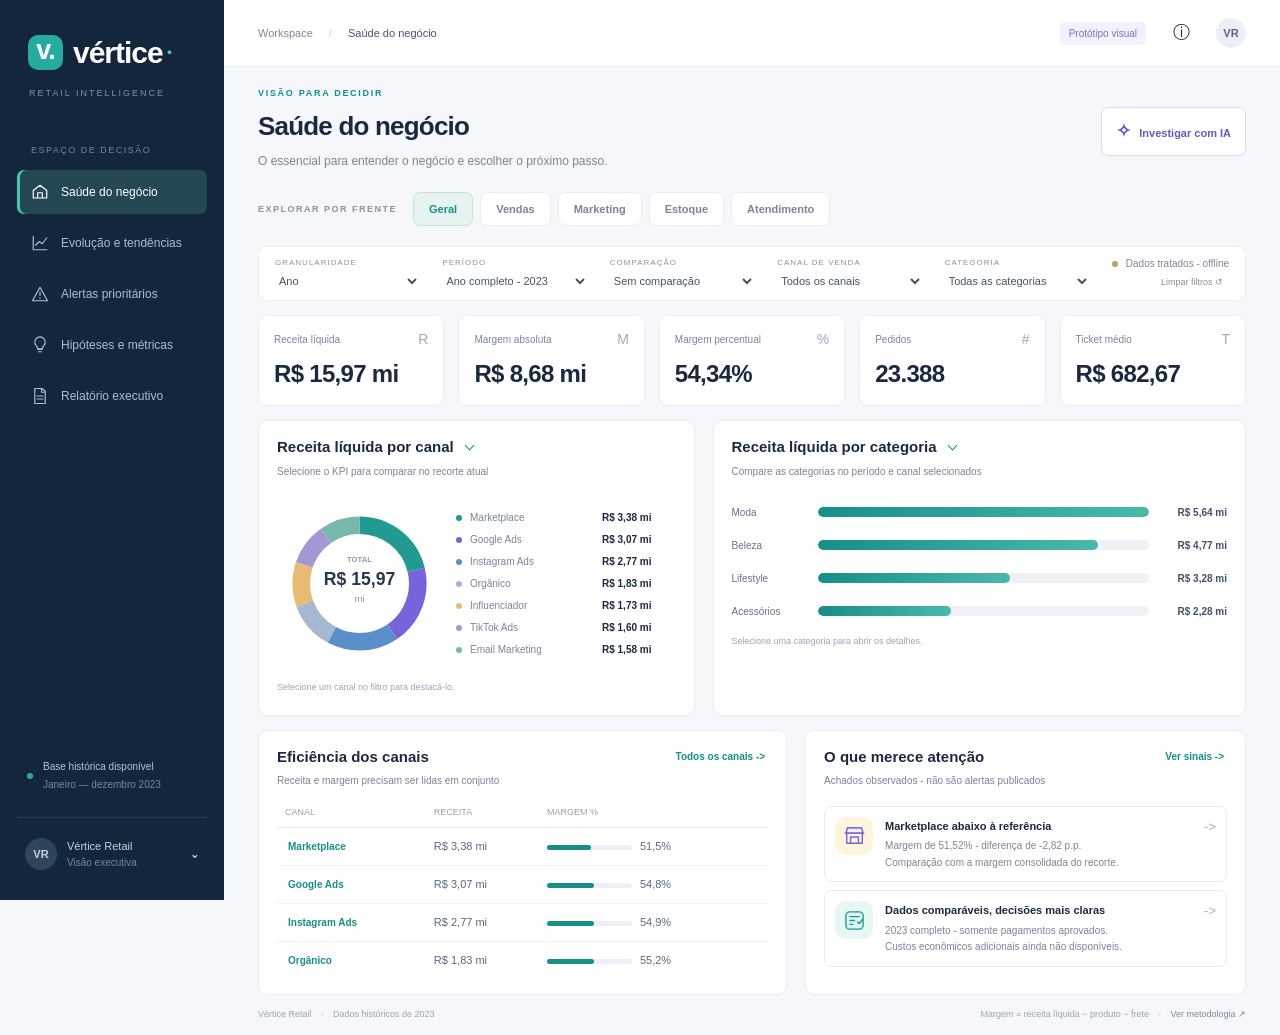
<file: docs/prototipo/index.html>
<!doctype html>
<html lang="pt-BR">
<head><meta charset="utf-8"><meta name="viewport" content="width=device-width,initial-scale=1"><title>Vértice · Visão executiva</title><link rel="stylesheet" href="visual.css"></head>
<body>
<aside class="sidebar"><a class="brand" href="#saude"><span class="brandmark">v.</span>vértice<span class="branddot">●</span></a><div class="workspace">RETAIL INTELLIGENCE</div>
<div class="nav-label">ESPAÇO DE DECISÃO</div><nav id="nav" aria-label="Seções do dashboard"></nav>
<div class="side-bottom"><div class="source-dot"></div><div>Base histórica disponível<small>Janeiro — dezembro 2023</small></div></div><div class="profile"><span>VR</span><div>Vértice Retail<small>Visão executiva</small></div><b>⌄</b></div></aside>
<div class="app"><header class="topbar"><div class="breadcrumb">Workspace <span>/</span> <b id="crumb">Saúde do negócio</b></div><div class="top-actions"><span class="prototype">Protótipo visual</span><button class="icon-button" id="source" aria-label="Consultar fontes e limitações">ⓘ</button><span class="avatar">VR</span></div></header>
<main><div class="page-heading"><div><div class="eyebrow">VISÃO PARA DECIDIR</div><h1 id="title">Saúde do negócio</h1><p id="subtitle">O essencial para entender o negócio e escolher o próximo passo.</p></div><button id="ai" class="ai-button"><span>✧</span> Investigar com IA</button></div>
<section class="fronts" id="fronts" aria-label="Explorar por frente" hidden></section>
<section class="filterbar" aria-label="Filtros"><label>GRANULARIDADE<select id="grain"><option value="year">Ano</option><option value="quarter">Trimestre</option><option value="month">Mês</option><option value="week">Semana</option></select></label><label>PERÍODO<select id="period"><option value="2023">Ano completo · 2023</option></select></label><label>COMPARAÇÃO<select id="compare"><option value="none">Sem comparação</option><option value="previous">Período anterior</option><option value="avg4">Média dos 4 anteriores</option></select></label><label>CANAL DE VENDA<select id="channel"><option value="all">Todos os canais</option></select></label><label>CATEGORIA<select id="category"><option value="all">Todas as categorias</option></select></label><div class="filter-info"><span class="dot" id="api-dot"></span> <span id="api-label">Dados tratados · offline</span><button id="reset">Limpar filtros ↺</button></div></section>
<div id="content" aria-live="polite"></div>
<footer><span>Vértice Retail <span class="footer-dot">·</span> Dados históricos de 2023</span><span>Margem = receita líquida − produto − frete <span class="footer-dot">·</span> <button id="method">Ver metodologia ↗</button></span></footer>
</main></div>
<dialog id="detail"><div class="drawer-heading"><span class="eyebrow" id="drawer-label">DETALHAMENTO</span><button id="close" class="icon-button" aria-label="Fechar detalhes">✕</button></div><div id="drawer-content"></div></dialog>
<script src="dados.js"></script><script src="dashboard.js"></script>
</body></html>
</file>
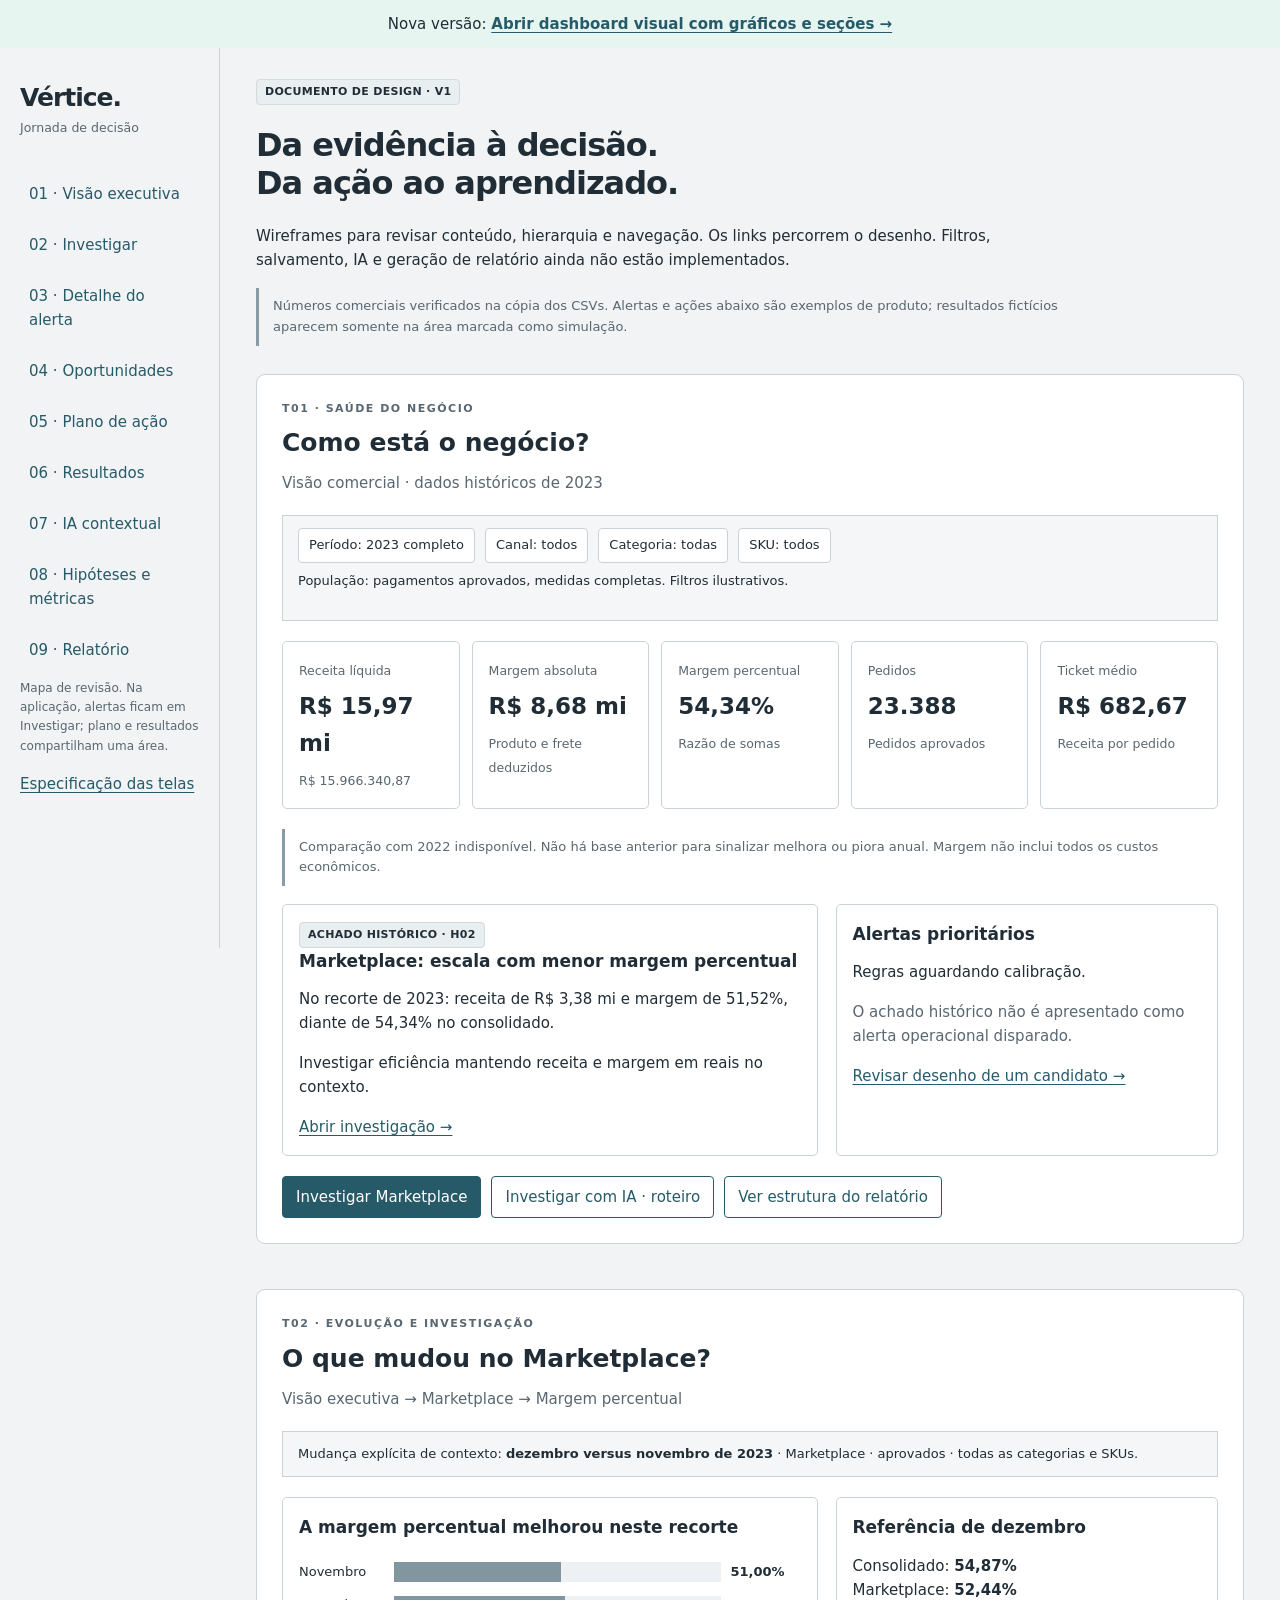
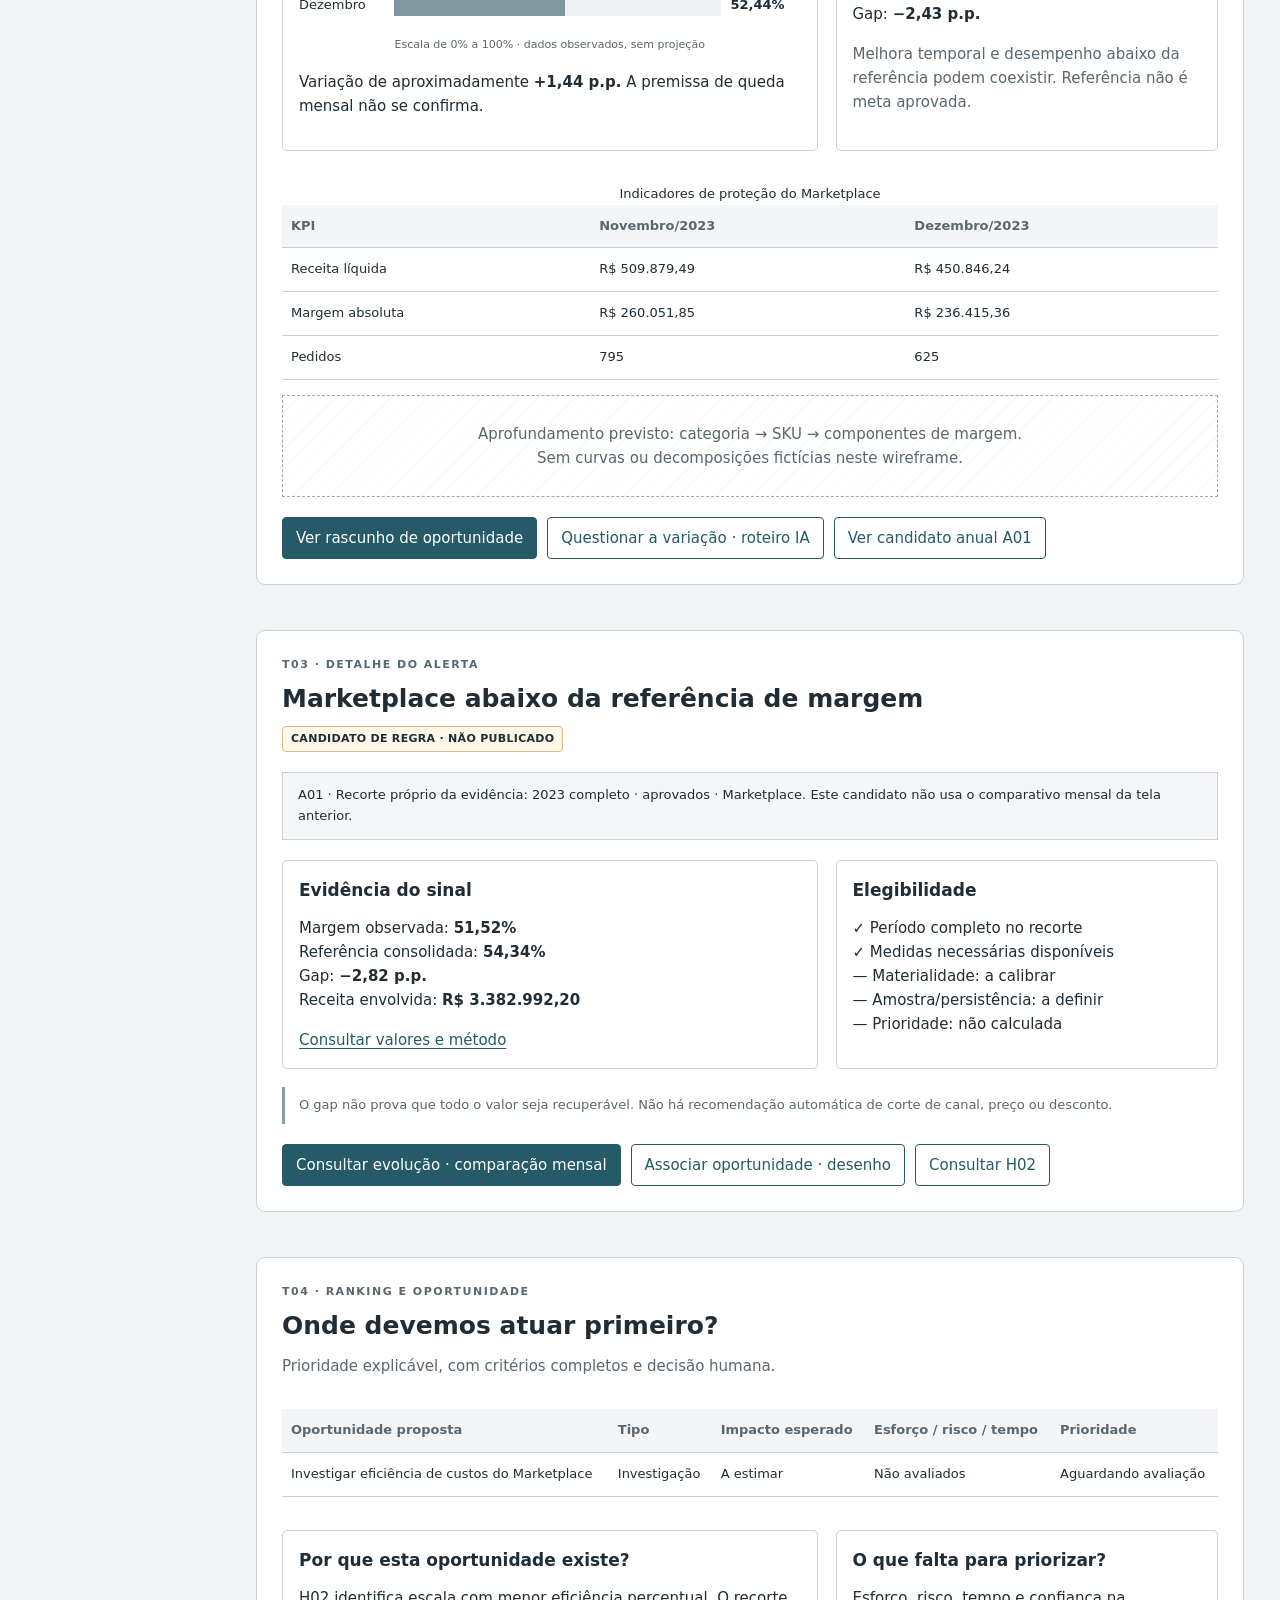
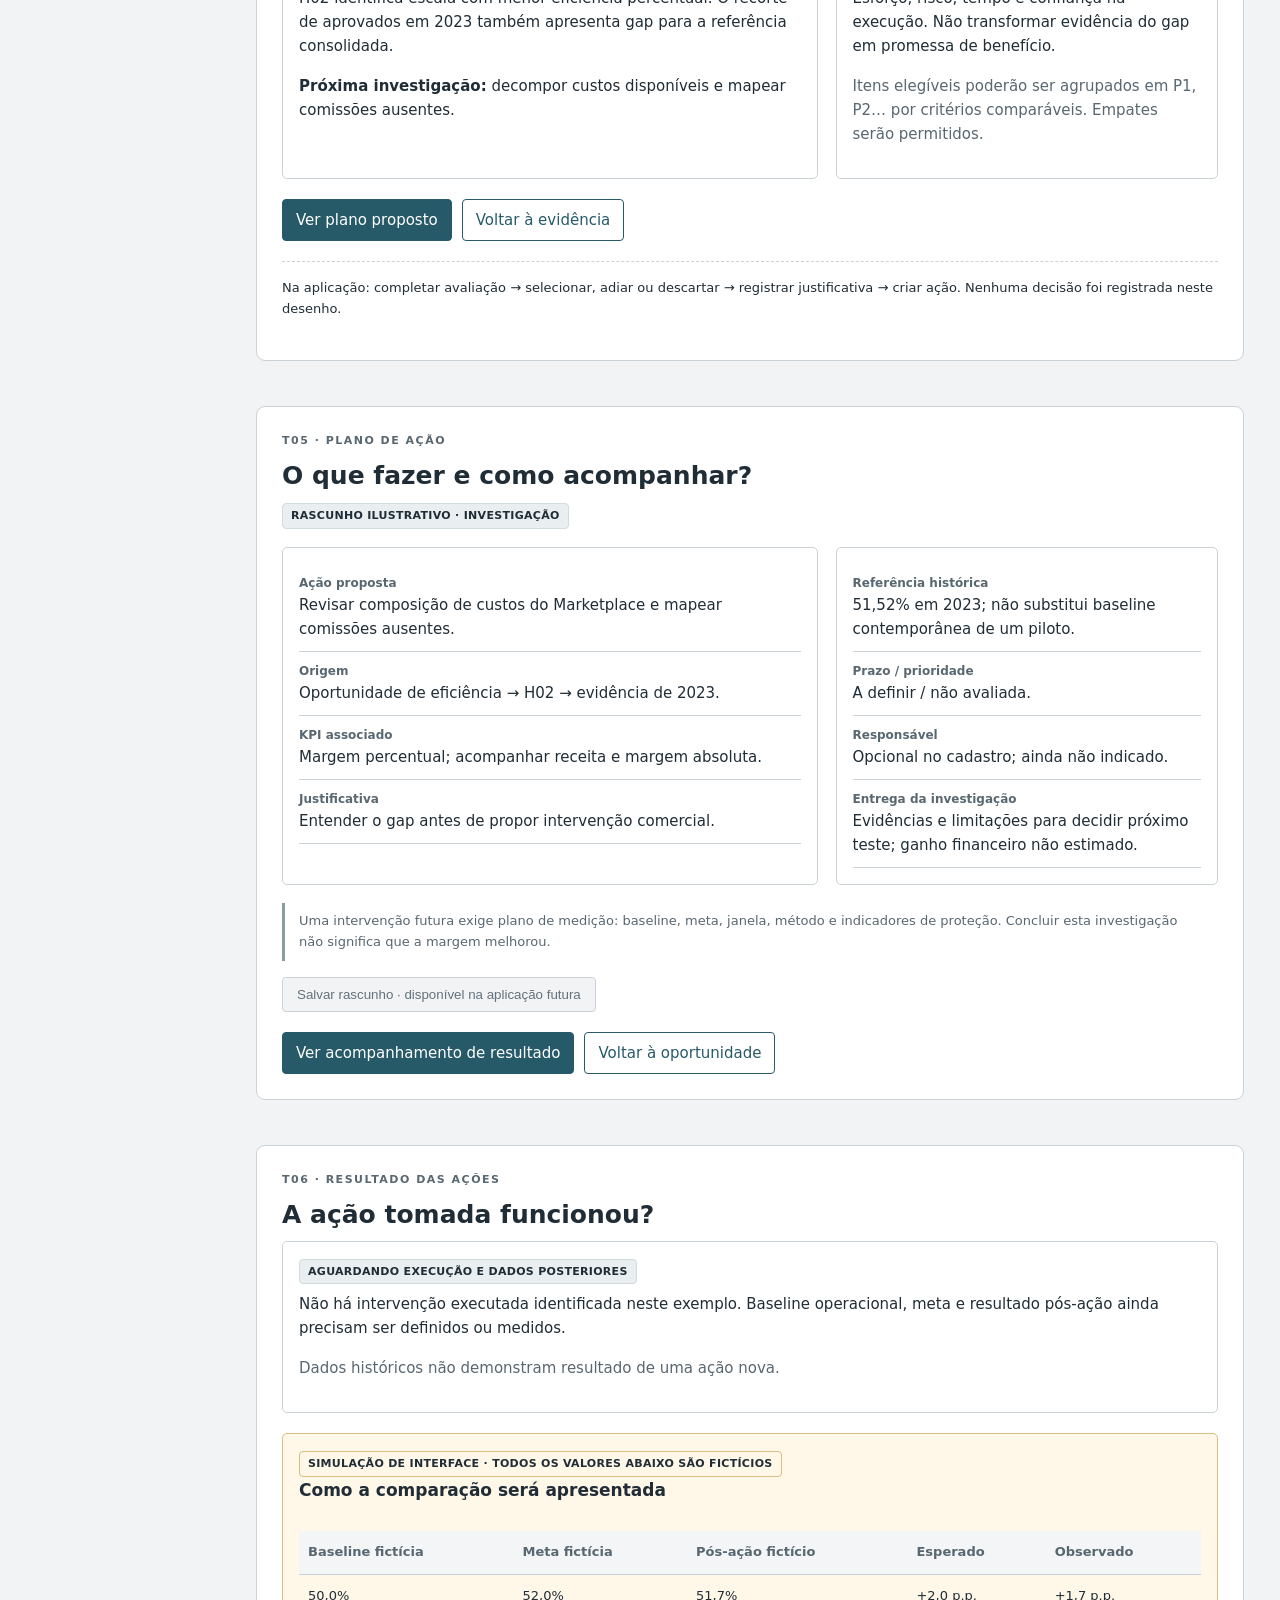
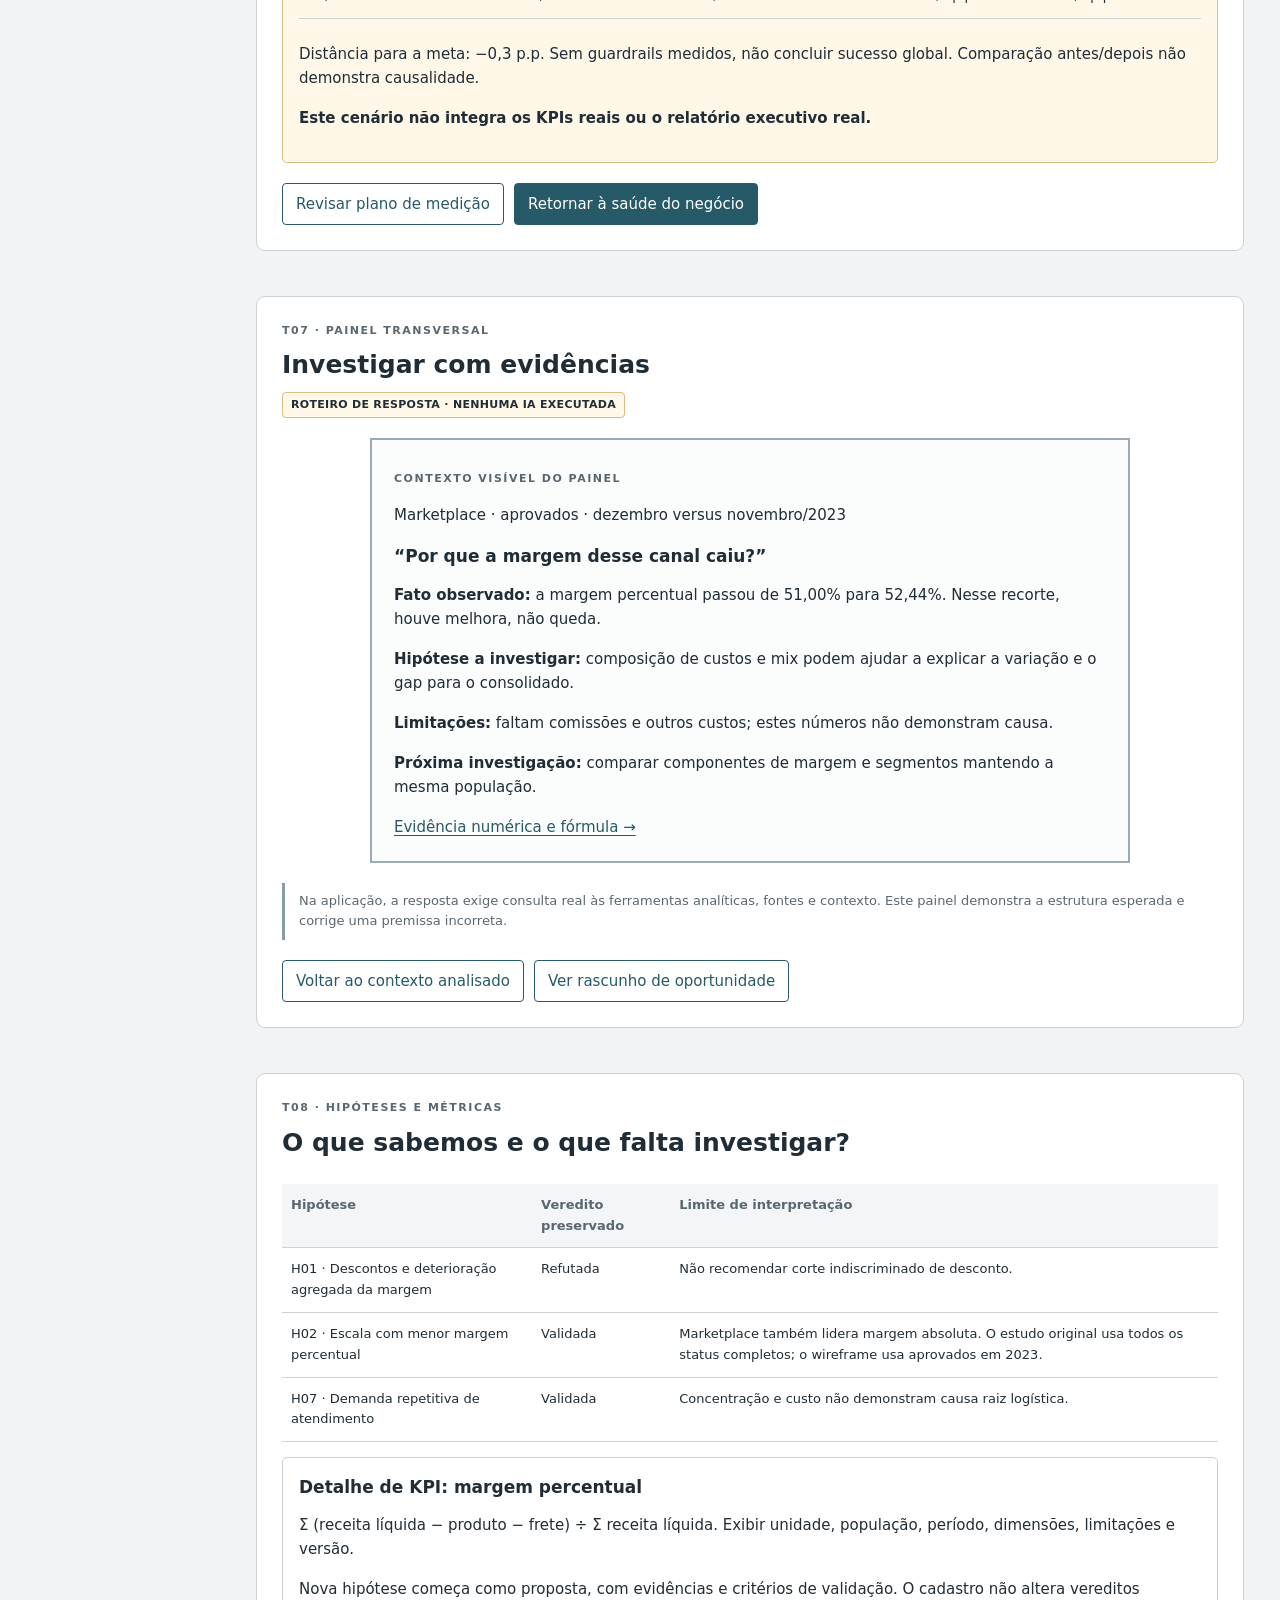
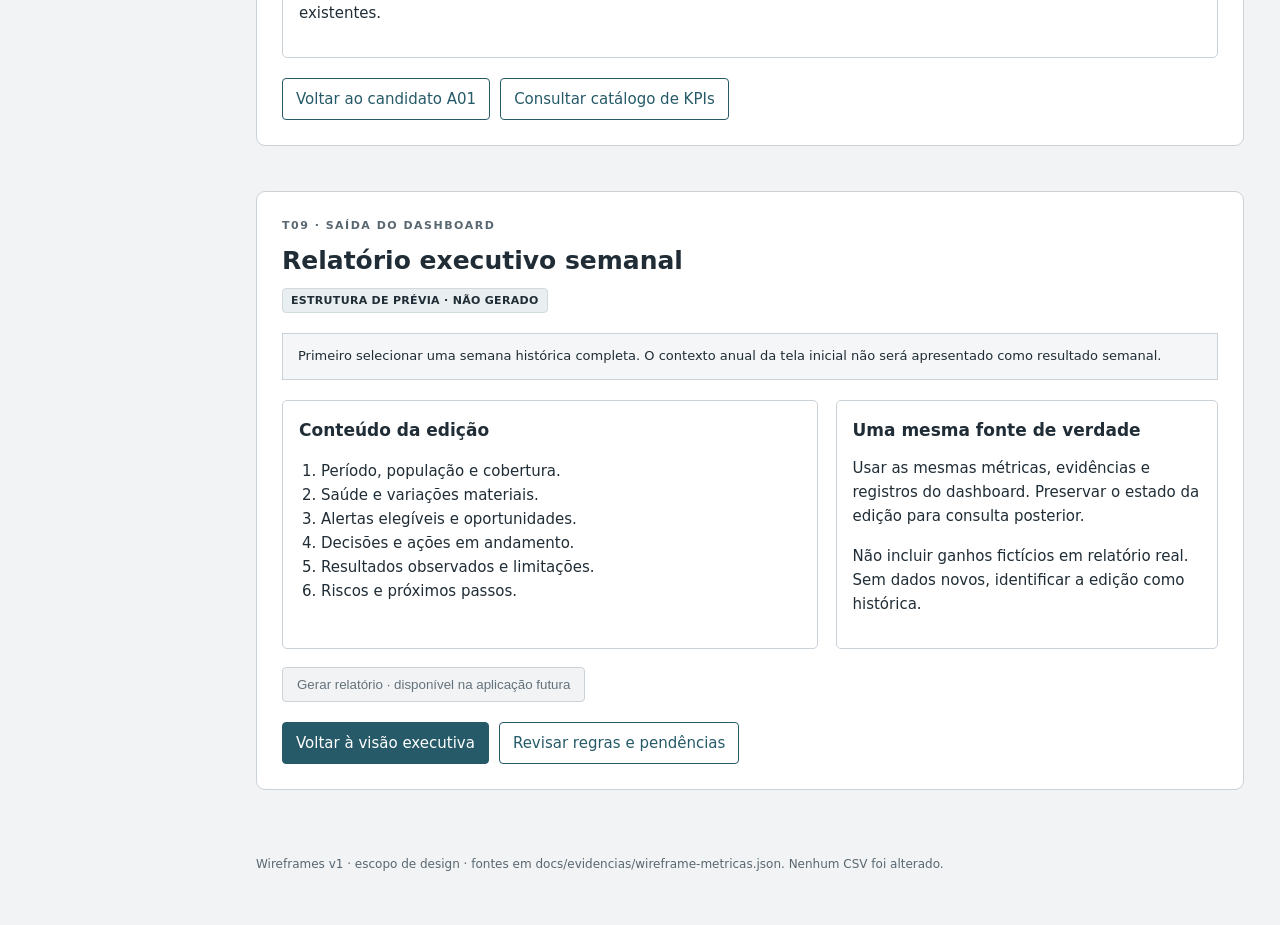
<file: docs/wireframes.html>
<!doctype html>
<html lang="pt-BR">
<head>
<meta charset="utf-8">
<meta name="viewport" content="width=device-width,initial-scale=1">
<title>Vértice Retail · Wireframes da jornada de decisão</title>
<style>
:root{--ink:#202d36;--muted:#596771;--line:#cbd2d7;--paper:#fff;--bg:#f1f3f4;--accent:#265a68}*{box-sizing:border-box}html{scroll-behavior:smooth;scroll-padding-top:25px}body{margin:0;background:var(--bg);color:var(--ink);font:15px/1.6 system-ui,sans-serif}a{color:var(--accent);text-underline-offset:3px}a:focus-visible,button:focus-visible{outline:3px solid #b66b16;outline-offset:4px}.shell{max-width:1480px;margin:auto;display:grid;grid-template-columns:220px 1fr}.sidebar{padding:30px 20px;position:sticky;top:0;height:100vh;border-right:1px solid var(--line)}.brand{font-size:25px;font-weight:750;letter-spacing:-1px}.sidebar small{display:block;color:var(--muted)}nav{display:grid;gap:9px;margin-top:35px}nav a{padding:8px;text-decoration:none;border:1px solid transparent;border-radius:5px}nav a:hover{border-color:var(--line);background:white}main{padding:30px 36px;min-width:0}.intro{max-width:820px;margin-bottom:28px}h1{font-size:32px;line-height:1.2;letter-spacing:-1px}h2{font-size:25px;margin:6px 0}h3{font-size:17px;margin:0 0 12px}p{margin:8px 0 16px}.screen{background:var(--paper);border:1px solid var(--line);padding:25px;margin:24px 0 45px;border-radius:9px;scroll-margin-top:24px}.eyebrow{text-transform:uppercase;font-size:11px;letter-spacing:1.5px;color:var(--muted);font-weight:700}.subtitle,.muted{color:var(--muted)}.context{background:#f4f6f7;border:1px solid var(--line);padding:12px 15px;margin:20px 0;font-size:13px}.filters{display:flex;gap:10px;flex-wrap:wrap}.filters span{border:1px solid var(--line);padding:6px 10px;border-radius:4px;background:white}.cards{display:grid;grid-template-columns:repeat(5,minmax(0,1fr));gap:12px;margin:20px 0}.card,.box{border:1px solid var(--line);padding:16px;border-radius:5px}.card strong{font-size:23px;display:block;margin:6px 0}.card small{color:var(--muted)}.grid{display:grid;grid-template-columns:1.4fr 1fr;gap:18px;margin:18px 0}.badge{display:inline-block;padding:3px 8px;background:#e9eef0;border:1px solid #d1dadd;border-radius:4px;font-size:11px;font-weight:650;text-transform:uppercase;letter-spacing:.3px}.demo{background:#fff7e8;border-color:#d9bd82}.note{border-left:3px solid #899ca4;padding:8px 14px;color:var(--muted);font-size:13px}.actions{display:flex;flex-wrap:wrap;gap:10px;margin-top:20px}.actions a{display:inline-block;padding:8px 13px;border:1px solid var(--accent);border-radius:4px;text-decoration:none}.actions a.primary{background:var(--accent);color:white}.tablewrap{overflow:auto}table{width:100%;border-collapse:collapse;margin:15px 0;font-size:13px}th,td{text-align:left;border-bottom:1px solid var(--line);padding:11px 9px;vertical-align:top}th{background:#f3f5f6;color:var(--muted);font-weight:600}.step{border-top:1px dashed var(--line);padding-top:16px;margin-top:20px;font-size:13px}.placeholder{border:1px dashed #9da9b0;background:repeating-linear-gradient(135deg,#fff,#fff 12px,#f7f8f9 12px,#f7f8f9 13px);padding:26px;text-align:center;color:var(--muted)}.field{padding:10px 0;border-bottom:1px solid var(--line)}.field b{display:block;font-size:12px;color:var(--muted)}button{padding:9px 14px;border:1px solid var(--line);border-radius:4px;background:#f1f3f4;color:#64727c;cursor:not-allowed}.bars{display:grid;gap:13px;margin:20px 0}.barrow{display:grid;grid-template-columns:85px 1fr 70px;gap:10px;align-items:center;font-size:13px}.track{background:#eef1f3;height:20px}.fill{height:20px;background:#81969e}.w51{width:51.0026%}.w52{width:52.4381%}.scale{font-size:11px;color:var(--muted);text-align:center}.dialog{max-width:760px;border:2px solid #9babb3;padding:22px;margin:20px auto;background:#fbfcfc}footer{font-size:12px;color:var(--muted);padding:20px 0}ul,ol{padding-left:22px}.mobile-note{font-size:12px;color:var(--muted)}@media(max-width:1000px){.cards{grid-template-columns:repeat(3,1fr)}.grid{grid-template-columns:1fr}.shell{grid-template-columns:180px 1fr}main{padding:20px}}@media(max-width:680px){.shell{display:block}.sidebar{position:static;height:auto;border-bottom:1px solid var(--line);border-right:0;padding:18px}nav{display:flex;flex-wrap:wrap;margin-top:15px;gap:3px}nav a{font-size:12px}.cards{grid-template-columns:repeat(2,1fr)}main{padding:15px}.screen{padding:17px}.card strong{font-size:20px}h1{font-size:27px}}@media print{.sidebar,.actions{display:none}.shell{display:block}main{padding:0}.screen{break-inside:avoid;margin-bottom:20px}.intro{max-width:none}body{background:white}}
</style>
</head>
<body>
<div style="padding:12px 24px;background:#e7f5f1;text-align:center">Nova versão: <a href="prototipo/index.html"><strong>Abrir dashboard visual com gráficos e seções →</strong></a></div>
<div class="shell">
<aside class="sidebar">
<div class="brand">Vértice<span aria-hidden="true">.</span></div><small>Jornada de decisão</small>
<nav aria-label="Navegação dos wireframes">
<a href="#saude">01 · Visão executiva</a><a href="#investigar">02 · Investigar</a><a href="#alerta">03 · Detalhe do alerta</a><a href="#oportunidade">04 · Oportunidades</a><a href="#acao">05 · Plano de ação</a><a href="#resultado">06 · Resultados</a><a href="#ia">07 · IA contextual</a><a href="#catalogo">08 · Hipóteses e métricas</a><a href="#relatorio">09 · Relatório</a>
</nav>
<p class="mobile-note">Mapa de revisão. Na aplicação, alertas ficam em Investigar; plano e resultados compartilham uma área.</p>
<a href="09-wireframes-e-jornada.md">Especificação das telas</a>
</aside>
<main>
<header class="intro"><span class="badge">Documento de design · v1</span><h1>Da evidência à decisão.<br>Da ação ao aprendizado.</h1><p>Wireframes para revisar conteúdo, hierarquia e navegação. Os links percorrem o desenho. Filtros, salvamento, IA e geração de relatório ainda não estão implementados.</p><p class="note">Números comerciais verificados na cópia dos CSVs. Alertas e ações abaixo são exemplos de produto; resultados fictícios aparecem somente na área marcada como simulação.</p></header>

<section id="saude" class="screen" aria-labelledby="h-saude">
<div class="eyebrow">T01 · Saúde do negócio</div><h2 id="h-saude">Como está o negócio?</h2><p class="subtitle">Visão comercial · dados históricos de 2023</p>
<div class="context"><div class="filters"><span>Período: 2023 completo</span><span>Canal: todos</span><span>Categoria: todas</span><span>SKU: todos</span></div><p>População: pagamentos aprovados, medidas completas. Filtros ilustrativos.</p></div>
<div class="cards">
<div class="card"><small>Receita líquida</small><strong>R$ 15,97 mi</strong><small>R$ 15.966.340,87</small></div>
<div class="card"><small>Margem absoluta</small><strong>R$ 8,68 mi</strong><small>Produto e frete deduzidos</small></div>
<div class="card"><small>Margem percentual</small><strong>54,34%</strong><small>Razão de somas</small></div>
<div class="card"><small>Pedidos</small><strong>23.388</strong><small>Pedidos aprovados</small></div>
<div class="card"><small>Ticket médio</small><strong>R$ 682,67</strong><small>Receita por pedido</small></div>
</div><p class="note">Comparação com 2022 indisponível. Não há base anterior para sinalizar melhora ou piora anual. Margem não inclui todos os custos econômicos.</p>
<div class="grid"><div class="box"><span class="badge">Achado histórico · H02</span><h3>Marketplace: escala com menor margem percentual</h3><p>No recorte de 2023: receita de R$ 3,38 mi e margem de 51,52%, diante de 54,34% no consolidado.</p><p>Investigar eficiência mantendo receita e margem em reais no contexto.</p><a href="#investigar">Abrir investigação →</a></div><div class="box"><h3>Alertas prioritários</h3><p>Regras aguardando calibração.</p><p class="muted">O achado histórico não é apresentado como alerta operacional disparado.</p><a href="#alerta">Revisar desenho de um candidato →</a></div></div>
<div class="actions"><a class="primary" href="#investigar">Investigar Marketplace</a><a href="#ia">Investigar com IA · roteiro</a><a href="#relatorio">Ver estrutura do relatório</a></div>
</section>

<section id="investigar" class="screen" aria-labelledby="h-investigar">
<div class="eyebrow">T02 · Evolução e investigação</div><h2 id="h-investigar">O que mudou no Marketplace?</h2><p class="subtitle">Visão executiva → Marketplace → Margem percentual</p>
<div class="context">Mudança explícita de contexto: <b>dezembro versus novembro de 2023</b> · Marketplace · aprovados · todas as categorias e SKUs.</div>
<div class="grid"><div class="box"><h3>A margem percentual melhorou neste recorte</h3><div class="bars"><div class="barrow"><span>Novembro</span><div class="track"><div class="fill w51"></div></div><b>51,00%</b></div><div class="barrow"><span>Dezembro</span><div class="track"><div class="fill w52"></div></div><b>52,44%</b></div></div><p class="scale">Escala de 0% a 100% · dados observados, sem projeção</p><p>Variação de aproximadamente <b>+1,44 p.p.</b> A premissa de queda mensal não se confirma.</p></div><div class="box"><h3>Referência de dezembro</h3><p>Consolidado: <b>54,87%</b><br>Marketplace: <b>52,44%</b><br>Gap: <b>−2,43 p.p.</b></p><p class="muted">Melhora temporal e desempenho abaixo da referência podem coexistir. Referência não é meta aprovada.</p></div></div>
<div class="tablewrap"><table><caption>Indicadores de proteção do Marketplace</caption><thead><tr><th>KPI</th><th>Novembro/2023</th><th>Dezembro/2023</th></tr></thead><tbody><tr><td>Receita líquida</td><td>R$ 509.879,49</td><td>R$ 450.846,24</td></tr><tr><td>Margem absoluta</td><td>R$ 260.051,85</td><td>R$ 236.415,36</td></tr><tr><td>Pedidos</td><td>795</td><td>625</td></tr></tbody></table></div>
<div class="placeholder">Aprofundamento previsto: categoria → SKU → componentes de margem.<br>Sem curvas ou decomposições fictícias neste wireframe.</div>
<div class="actions"><a class="primary" href="#oportunidade">Ver rascunho de oportunidade</a><a href="#ia">Questionar a variação · roteiro IA</a><a href="#alerta">Ver candidato anual A01</a></div>
</section>

<section id="alerta" class="screen" aria-labelledby="h-alerta">
<div class="eyebrow">T03 · Detalhe do alerta</div><h2 id="h-alerta">Marketplace abaixo da referência de margem</h2><span class="badge demo">Candidato de regra · não publicado</span>
<div class="context">A01 · Recorte próprio da evidência: 2023 completo · aprovados · Marketplace. Este candidato não usa o comparativo mensal da tela anterior.</div>
<div class="grid"><div class="box"><h3>Evidência do sinal</h3><p>Margem observada: <b>51,52%</b><br>Referência consolidada: <b>54,34%</b><br>Gap: <b>−2,82 p.p.</b><br>Receita envolvida: <b>R$ 3.382.992,20</b></p><a href="evidencias/wireframe-metricas.json">Consultar valores e método</a></div><div class="box"><h3>Elegibilidade</h3><p>✓ Período completo no recorte<br>✓ Medidas necessárias disponíveis<br>— Materialidade: a calibrar<br>— Amostra/persistência: a definir<br>— Prioridade: não calculada</p></div></div>
<p class="note">O gap não prova que todo o valor seja recuperável. Não há recomendação automática de corte de canal, preço ou desconto.</p>
<div class="actions"><a class="primary" href="#investigar">Consultar evolução · comparação mensal</a><a href="#oportunidade">Associar oportunidade · desenho</a><a href="#catalogo">Consultar H02</a></div>
</section>

<section id="oportunidade" class="screen" aria-labelledby="h-oportunidade">
<div class="eyebrow">T04 · Ranking e oportunidade</div><h2 id="h-oportunidade">Onde devemos atuar primeiro?</h2><p class="subtitle">Prioridade explicável, com critérios completos e decisão humana.</p>
<div class="tablewrap"><table><thead><tr><th>Oportunidade proposta</th><th>Tipo</th><th>Impacto esperado</th><th>Esforço / risco / tempo</th><th>Prioridade</th></tr></thead><tbody><tr><td>Investigar eficiência de custos do Marketplace</td><td>Investigação</td><td>A estimar</td><td>Não avaliados</td><td>Aguardando avaliação</td></tr></tbody></table></div>
<div class="grid"><div class="box"><h3>Por que esta oportunidade existe?</h3><p>H02 identifica escala com menor eficiência percentual. O recorte de aprovados em 2023 também apresenta gap para a referência consolidada.</p><p><b>Próxima investigação:</b> decompor custos disponíveis e mapear comissões ausentes.</p></div><div class="box"><h3>O que falta para priorizar?</h3><p>Esforço, risco, tempo e confiança na execução. Não transformar evidência do gap em promessa de benefício.</p><p class="muted">Itens elegíveis poderão ser agrupados em P1, P2… por critérios comparáveis. Empates serão permitidos.</p></div></div>
<div class="actions"><a class="primary" href="#acao">Ver plano proposto</a><a href="#alerta">Voltar à evidência</a></div>
<p class="step">Na aplicação: completar avaliação → selecionar, adiar ou descartar → registrar justificativa → criar ação. Nenhuma decisão foi registrada neste desenho.</p>
</section>

<section id="acao" class="screen" aria-labelledby="h-acao">
<div class="eyebrow">T05 · Plano de ação</div><h2 id="h-acao">O que fazer e como acompanhar?</h2><span class="badge">Rascunho ilustrativo · investigação</span>
<div class="grid"><div class="box"><div class="field"><b>Ação proposta</b>Revisar composição de custos do Marketplace e mapear comissões ausentes.</div><div class="field"><b>Origem</b>Oportunidade de eficiência → H02 → evidência de 2023.</div><div class="field"><b>KPI associado</b>Margem percentual; acompanhar receita e margem absoluta.</div><div class="field"><b>Justificativa</b>Entender o gap antes de propor intervenção comercial.</div></div><div class="box"><div class="field"><b>Referência histórica</b>51,52% em 2023; não substitui baseline contemporânea de um piloto.</div><div class="field"><b>Prazo / prioridade</b>A definir / não avaliada.</div><div class="field"><b>Responsável</b>Opcional no cadastro; ainda não indicado.</div><div class="field"><b>Entrega da investigação</b>Evidências e limitações para decidir próximo teste; ganho financeiro não estimado.</div></div></div>
<p class="note">Uma intervenção futura exige plano de medição: baseline, meta, janela, método e indicadores de proteção. Concluir esta investigação não significa que a margem melhorou.</p>
<button type="button" disabled>Salvar rascunho · disponível na aplicação futura</button>
<div class="actions"><a class="primary" href="#resultado">Ver acompanhamento de resultado</a><a href="#oportunidade">Voltar à oportunidade</a></div>
</section>

<section id="resultado" class="screen" aria-labelledby="h-resultado">
<div class="eyebrow">T06 · Resultado das ações</div><h2 id="h-resultado">A ação tomada funcionou?</h2>
<div class="box"><span class="badge">Aguardando execução e dados posteriores</span><p>Não há intervenção executada identificada neste exemplo. Baseline operacional, meta e resultado pós-ação ainda precisam ser definidos ou medidos.</p><p class="muted">Dados históricos não demonstram resultado de uma ação nova.</p></div>
<div class="box demo" style="margin-top:20px"><span class="badge demo">Simulação de interface · todos os valores abaixo são fictícios</span><h3>Como a comparação será apresentada</h3><div class="tablewrap"><table><thead><tr><th>Baseline fictícia</th><th>Meta fictícia</th><th>Pós-ação fictício</th><th>Esperado</th><th>Observado</th></tr></thead><tbody><tr><td>50,0%</td><td>52,0%</td><td>51,7%</td><td>+2,0 p.p.</td><td>+1,7 p.p.</td></tr></tbody></table></div><p>Distância para a meta: −0,3 p.p. Sem guardrails medidos, não concluir sucesso global. Comparação antes/depois não demonstra causalidade.</p><p><b>Este cenário não integra os KPIs reais ou o relatório executivo real.</b></p></div>
<div class="actions"><a href="#acao">Revisar plano de medição</a><a class="primary" href="#saude">Retornar à saúde do negócio</a></div>
</section>

<section id="ia" class="screen" aria-labelledby="h-ia">
<div class="eyebrow">T07 · Painel transversal</div><h2 id="h-ia">Investigar com evidências</h2><span class="badge demo">Roteiro de resposta · nenhuma IA executada</span>
<div class="dialog"><p class="eyebrow">Contexto visível do painel</p><p>Marketplace · aprovados · dezembro versus novembro/2023</p><h3>“Por que a margem desse canal caiu?”</h3><p><b>Fato observado:</b> a margem percentual passou de 51,00% para 52,44%. Nesse recorte, houve melhora, não queda.</p><p><b>Hipótese a investigar:</b> composição de custos e mix podem ajudar a explicar a variação e o gap para o consolidado.</p><p><b>Limitações:</b> faltam comissões e outros custos; estes números não demonstram causa.</p><p><b>Próxima investigação:</b> comparar componentes de margem e segmentos mantendo a mesma população.</p><a href="evidencias/wireframe-metricas.json">Evidência numérica e fórmula →</a></div>
<p class="note">Na aplicação, a resposta exige consulta real às ferramentas analíticas, fontes e contexto. Este painel demonstra a estrutura esperada e corrige uma premissa incorreta.</p>
<div class="actions"><a href="#investigar">Voltar ao contexto analisado</a><a href="#oportunidade">Ver rascunho de oportunidade</a></div>
</section>

<section id="catalogo" class="screen" aria-labelledby="h-catalogo">
<div class="eyebrow">T08 · Hipóteses e métricas</div><h2 id="h-catalogo">O que sabemos e o que falta investigar?</h2>
<div class="tablewrap"><table><thead><tr><th>Hipótese</th><th>Veredito preservado</th><th>Limite de interpretação</th></tr></thead><tbody><tr><td>H01 · Descontos e deterioração agregada da margem</td><td>Refutada</td><td>Não recomendar corte indiscriminado de desconto.</td></tr><tr><td>H02 · Escala com menor margem percentual</td><td>Validada</td><td>Marketplace também lidera margem absoluta. O estudo original usa todos os status completos; o wireframe usa aprovados em 2023.</td></tr><tr><td>H07 · Demanda repetitiva de atendimento</td><td>Validada</td><td>Concentração e custo não demonstram causa raiz logística.</td></tr></tbody></table></div>
<div class="box"><h3>Detalhe de KPI: margem percentual</h3><p>Σ (receita líquida − produto − frete) ÷ Σ receita líquida. Exibir unidade, população, período, dimensões, limitações e versão.</p><p>Nova hipótese começa como proposta, com evidências e critérios de validação. O cadastro não altera vereditos existentes.</p></div>
<div class="actions"><a href="#alerta">Voltar ao candidato A01</a><a href="02-dados-e-kpis.md">Consultar catálogo de KPIs</a></div>
</section>

<section id="relatorio" class="screen" aria-labelledby="h-relatorio">
<div class="eyebrow">T09 · Saída do dashboard</div><h2 id="h-relatorio">Relatório executivo semanal</h2><span class="badge">Estrutura de prévia · não gerado</span>
<div class="context">Primeiro selecionar uma semana histórica completa. O contexto anual da tela inicial não será apresentado como resultado semanal.</div>
<div class="grid"><div class="box"><h3>Conteúdo da edição</h3><ol><li>Período, população e cobertura.</li><li>Saúde e variações materiais.</li><li>Alertas elegíveis e oportunidades.</li><li>Decisões e ações em andamento.</li><li>Resultados observados e limitações.</li><li>Riscos e próximos passos.</li></ol></div><div class="box"><h3>Uma mesma fonte de verdade</h3><p>Usar as mesmas métricas, evidências e registros do dashboard. Preservar o estado da edição para consulta posterior.</p><p>Não incluir ganhos fictícios em relatório real. Sem dados novos, identificar a edição como histórica.</p></div></div>
<button type="button" disabled>Gerar relatório · disponível na aplicação futura</button>
<div class="actions"><a class="primary" href="#saude">Voltar à visão executiva</a><a href="10-contrato-inicial-e-calibracao.md">Revisar regras e pendências</a></div>
</section>
<footer>Wireframes v1 · escopo de design · fontes em docs/evidencias/wireframe-metricas.json. Nenhum CSV foi alterado.</footer>
</main>
</div>
</body>
</html>
</file>
<file: docs/prototipo/visual.css>
:root{--bg:#f5f7fb;--paper:#fff;--ink:#1b2940;--muted:#7a8597;--line:#e9edf4;--teal:#168f88;--purple:#7664dd;--nav:#14263b;--green:#23816c;--amber:#ad7b28}*{box-sizing:border-box}body{margin:0;font:13px/1.5 'Segoe UI',Arial,sans-serif;color:var(--ink);background:var(--bg)}button,select{font:inherit}button,a,select{-webkit-tap-highlight-color:transparent}button{cursor:pointer}button:focus-visible,a:focus-visible,select:focus-visible{outline:3px solid #9384ec;outline-offset:3px}button{border:0;background:none;color:inherit}a{color:inherit}button:disabled{cursor:not-allowed;opacity:.6}.sidebar{position:fixed;inset:0 auto 0 0;width:224px;background:var(--nav);color:#c6d0df;padding:30px 17px;display:flex;flex-direction:column}.brand{display:flex;align-items:center;gap:10px;font-size:30px;font-weight:700;text-decoration:none;color:white;letter-spacing:-1px;padding:0 11px}.brandmark{background:#27aaa0;color:white;border-radius:10px;width:35px;height:35px;text-align:center;font-size:27px;line-height:30px}.branddot{color:#51c5b9;font-size:9px;margin-left:-6px}.workspace{font-size:9px;letter-spacing:2px;color:#7e93ad;margin:12px 12px 43px}.nav-label{font-size:9px;letter-spacing:1.5px;color:#7389a3;margin:0 14px 13px}nav{display:grid;gap:7px}nav button{text-align:left;display:flex;align-items:center;gap:12px;padding:13px 14px;border-radius:7px;color:#aebed1;font-size:12px}nav button svg{width:18px;height:18px}nav button.active{color:#fff;background:#244754;box-shadow:inset 3px 0 #40c5b0}nav button:hover{background:#20384e;color:white}.side-bottom{display:flex;align-items:center;gap:10px;margin: auto 10px 25px;font-size:10px;color:#b6c6d8}.side-bottom small{display:block;color:#7188a1;font-size:10px;margin-top:3px}.source-dot,.dot{display:inline-block;width:6px;height:6px;border-radius:50%;background:#31ad94}.profile{border-top:1px solid #2b3a4c;padding:20px 8px 0;display:flex;align-items:center;gap:10px;font-size:11px}.profile>span,.avatar{display:grid;place-items:center;border-radius:50%;font-size:11px;font-weight:600}.profile>span{background:#304559;width:32px;height:32px}.profile small{display:block;color:#7188a1;font-size:10px}.profile b{margin-left:auto}.app{margin-left:224px}.topbar{height:67px;background:white;border-bottom:1px solid var(--line);display:flex;justify-content:space-between;align-items:center;padding:0 34px}.breadcrumb{font-size:11px;color:var(--muted)}.breadcrumb span{padding:0 13px;color:#ccd2dc}.breadcrumb b{color:#46556c;font-weight:500}.top-actions{display:flex;align-items:center;gap:19px}.prototype{font-size:10px;padding:4px 9px;background:#f3f1fc;border-radius:5px;color:#8170b1}.avatar{width:30px;height:30px;background:#eaf0f6;color:#566882}.icon-button{width:32px;height:32px;border-radius:7px;font-size:17px}.icon-button:hover{background:#f0f3f7}main{padding:27px 34px 0;max-width:1800px;margin:auto}.page-heading{display:flex;justify-content:space-between;align-items:center;margin-bottom:23px}.eyebrow{font-size:9px;color:var(--teal);font-weight:700;letter-spacing:1.7px}h1{font-size:26px;font-weight:650;letter-spacing:-.8px;margin:6px 0}h2{font-size:15px;font-weight:650;margin:0}h3{font-size:14px;margin:0}p{margin:6px 0;color:var(--muted);font-size:12px}.ai-button{background:white;border:1px solid #ddd9f0;color:#6b58bc;font-size:11px;font-weight:600;padding:10px 14px;border-radius:7px;box-shadow:0 2px 3px #44337704}.ai-button span{font-size:18px;margin-right:5px}.filterbar{display:flex;align-items:center;background:white;border:1px solid var(--line);border-radius:9px;margin-bottom:20px;padding:12px 18px;gap:22px}.filterbar label{display:block;font-size:8px;letter-spacing:1px;color:#8a94a4;flex:1;max-width:240px}.filterbar select{display:block;border:0;width:100%;background:white;color:#46546a;margin-top:3px;font-size:11px;padding:2px 12px 2px 0;cursor:pointer}.filter-info{margin-left:auto;font-size:10px;color:#7c8899;text-align:right}.filter-info .dot{margin-right:5px}.filter-info button{display:block;margin-top:4px;margin-left:auto;font-size:9px;color:#8490a1}.kpis{display:grid;grid-template-columns:repeat(5,minmax(0,1fr));gap:14px;margin-bottom:19px}.kpi{background:white;border:1px solid var(--line);border-radius:9px;padding:15px 16px;text-align:left;position:relative;transition:transform .15s,box-shadow .15s}.kpi:hover{transform:translateY(-2px);box-shadow:0 5px 18px #192b4010}.kpi-head{display:flex;align-items:center;justify-content:space-between;font-size:10px;color:#78869a}.kpi-head span:last-child{color:#9babc0;font-size:14px}.kpi strong{display:block;font-size:25px;letter-spacing:-.7px;font-weight:650;margin-top:9px}.kpi-bottom{display:flex;align-items:center;justify-content:space-between;margin-top:7px;gap:5px}.kpi small{font-size:9px;color:#8995a6}.kpi .up{color:#248b71}.kpi .down{color:#b56c59}.spark{width:62px;height:23px}.grid-main{display:grid;grid-template-columns:minmax(0,1.65fr) minmax(0,1fr);gap:18px;margin-bottom:18px}.grid-bottom{display:grid;grid-template-columns:minmax(0,1.2fr) minmax(0,1fr);gap:18px}.panel{background:white;border:1px solid var(--line);border-radius:10px;padding:19px 20px;min-width:0}.panel-header{display:flex;align-items:flex-start;justify-content:space-between;gap:10px;margin-bottom:16px}.panel-header p{font-size:10px;margin-top:4px}.text-button{color:var(--teal);font-size:10px;font-weight:600;white-space:nowrap;padding:3px}.legend{display:flex;gap:16px;font-size:10px;color:#7c899c;align-items:center}.legend i{display:inline-block;width:7px;height:7px;border-radius:50%;margin-right:6px}.chart{width:100%;display:block;overflow:visible}.chart text{font-family:'Segoe UI',Arial,sans-serif;font-size:10px;fill:#9aa5b5}.chart .gridline{stroke:#eff1f6;stroke-dasharray:3 4}.chart .mark{cursor:pointer}.chart .mark:hover{filter:brightness(.9)}.chart .mark.active{filter:drop-shadow(0 2px 3px rgba(22,143,136,.35));stroke:#0f766e;stroke-width:3px}.chart .axis-label{font-size:9px}.chart-wrap{margin-top:10px}.chart-caption{display:flex;justify-content:space-between;font-size:9px;color:#8e9aac;margin-top:6px}.pill{display:inline-block;border-radius:4px;padding:3px 7px;font-size:9px;font-weight:600;background:#f2f5f8;color:#718095}.pill.teal{background:#e7f5f1;color:#238874}.pill.purple{background:#f0edfb;color:#7b66c1}.pill.amber{background:#fcf4e5;color:#a88337}.donut-layout{display:grid;grid-template-columns:145px 1fr;align-items:center;gap:14px;min-height:190px}.donut{width:145px;height:145px}.donut text{font-family:inherit}.channel-list{display:grid;gap:10px}.channel-row{display:flex;align-items:center;gap:8px;font-size:10px;width:100%;padding:0;text-align:left}.channel-row i{width:6px;height:6px;border-radius:50%;flex-shrink:0}.channel-row span{color:#78869a}.channel-row b{margin-left:auto;font-size:10px;font-weight:600}.insight{display:flex;gap:12px;border:1px solid #e7ecf4;border-radius:7px;padding:12px;margin-bottom:10px;align-items:flex-start;cursor:pointer;text-align:left;width:100%;transition:background .15s}.insight:hover{background:#f7fafc}.insight-icon{width:30px;height:30px;background:#fff4dc;color:#ad8438;border-radius:7px;display:grid;place-items:center;font-size:16px;flex-shrink:0}.insight-icon.teal{color:#279382;background:#e9f6f2}.insight h3{font-size:11px;margin:1px 0 4px}.insight p{font-size:10px;margin:0;line-height:1.65}.insight .arrow{margin-left:auto;color:#a2adbd}.panel-note{font-size:9px;color:#9ba5b4;margin-top:10px}.table-wrap{overflow-x:auto}table{border-collapse:collapse;width:100%;font-size:11px}th{text-align:left;color:#94a0b1;font-size:9px;font-weight:500;border-bottom:1px solid var(--line);padding:0 8px 12px}td{padding:12px 8px;border-bottom:1px solid #f0f3f7;color:#586980}tr:last-child td{border-bottom:0}.bar-track{width:85px;height:5px;background:#edf1f7;border-radius:3px;display:inline-block;vertical-align:middle;margin-right:8px}.bar-fill{display:block;height:100%;border-radius:3px;background:var(--teal)}.row-click{cursor:pointer}.row-click:hover td{background:#fafbfd}footer{padding:18px 0;display:flex;justify-content:space-between;font-size:9px;color:#99a3b3;gap:15px}footer button{font-size:9px;color:#7c899d;padding:0}.footer-dot{padding:0 7px}.section-intro{background:#edf5f7;border:1px solid #e0edef;border-radius:8px;padding:13px 16px;margin-bottom:18px;color:#53727e;font-size:11px}.section-intro.amber{background:#fff9ee;border-color:#f3e8d0;color:#967b48}.stat-grid{display:grid;grid-template-columns:repeat(3,1fr);gap:16px;margin-bottom:20px}.mini-stat{padding:18px;background:white;border-radius:9px;border:1px solid var(--line)}.mini-stat strong{display:block;font-size:25px;margin:6px 0}.mini-stat span{font-size:11px;color:var(--muted)}.empty{padding:45px 20px;text-align:center}.empty .empty-icon{font-size:32px;color:#a5b9cb}.empty h3{margin:12px 0}.empty p{max-width:420px;margin:8px auto 20px}.primary{background:var(--teal);color:white;padding:10px 15px;border-radius:6px;font-size:11px}.secondary{border:1px solid #e0e6ee;color:#6c7f95;padding:9px 14px;border-radius:6px;font-size:11px}.action-cards{display:grid;grid-template-columns:repeat(3,1fr);gap:18px}.action-card{background:white;border:1px solid var(--line);border-radius:9px;padding:20px}.action-card h3{margin:14px 0 8px}.action-card p{font-size:11px;line-height:1.8}.action-card button{margin-top:20px}.stage{font-size:10px;color:#8798ab;border-bottom:1px solid var(--line);padding-bottom:13px}.stage strong{color:var(--teal);margin-right:7px}dialog{position:fixed;inset:0 0 0 auto;margin:0;width:480px;max-width:100%;height:100dvh;max-height:100dvh;border:0;padding:26px 28px;box-shadow:-10px 0 60px #10213620;color:var(--ink);overflow-y:auto}dialog::backdrop{background:#142b444a;backdrop-filter:blur(2px)}.drawer-heading{display:flex;align-items:center;justify-content:space-between;margin-bottom:24px}dialog h2{font-size:22px;letter-spacing:-.5px;line-height:1.4;margin-bottom:12px}dialog p{line-height:1.9;font-size:12px}dialog .detail-value{font-size:37px;letter-spacing:-1px;margin:18px 0}dialog .fact{background:#f5f8fb;border-radius:8px;padding:15px;margin:15px 0}dialog dl{display:grid;grid-template-columns:1fr 1fr;gap:14px;margin:20px 0}dialog dt{color:#8493a5;font-size:11px}dialog dd{margin:0;font-size:12px;text-align:right}dialog .detail-actions{display:flex;gap:10px;margin-top:24px}dialog .divider{height:1px;background:var(--line);margin:20px 0}.report-grid{display:grid;grid-template-columns:1fr 1fr;gap:18px}.report-item{padding:18px;background:#f8fafc;border-radius:8px}.report-item h3{font-size:12px}.report-item p{font-size:11px}.a11y-table{margin-top:18px}summary{cursor:pointer;font-size:10px;color:#8090a1}.tabs{display:flex;gap:6px;margin:0 0 15px}.tabs span{font-size:10px;padding:5px 9px;border-radius:5px;background:#f3f6fa;color:#8894a5}.tabs span:first-child{background:#e6f3f0;color:var(--teal)}@media(min-width:1450px){main{padding-top:30px}.kpi{padding:20px}.panel{padding:23px}.grid-main .panel{min-height:310px}}@media(max-width:1150px){.sidebar{width:195px}.app{margin-left:195px}main{padding:22px}.topbar{padding:0 22px}.donut-layout{grid-template-columns:110px 1fr}.donut{width:110px}.kpis{gap:8px}.kpi{padding:12px}.kpi strong{font-size:21px}.grid-main{grid-template-columns:1.4fr 1fr}.filterbar{gap:12px}.spark{width:45px}}@media(max-width:900px){.sidebar{width:72px;padding:22px 9px}.brand{padding:0;font-size:0;justify-content:center}.brandmark{font-size:27px;flex-shrink:0}.branddot,.workspace,.nav-label,.side-bottom,.profile,nav .nav-text{display:none}nav{margin-top:45px}nav button{justify-content:center;padding:14px 5px}.app{margin-left:72px}.grid-main,.grid-bottom{grid-template-columns:1fr}.kpis{grid-template-columns:repeat(3,1fr)}.donut-layout{grid-template-columns:160px 1fr;max-width:500px}.donut{width:150px}.action-cards{grid-template-columns:1fr}.filter-info{display:none}}@media(max-width:600px){main{padding:18px 12px}.sidebar{width:55px}.app{margin-left:55px}.brandmark{width:30px;height:30px;font-size:24px}.topbar{padding:0 12px}.breadcrumb{font-size:10px}.prototype{display:none}.page-heading{align-items:flex-start}h1{font-size:22px}.page-heading p{font-size:11px}.ai-button{font-size:0;padding:5px 8px;margin-top:18px}.ai-button span{font-size:23px;margin:0}.kpis{grid-template-columns:repeat(2,1fr)}.filterbar{flex-wrap:wrap;padding:10px;gap:9px}.filterbar label{min-width:100px}.panel{padding:14px}.kpi strong{font-size:20px}.grid-main,.grid-bottom{gap:12px}.stat-grid,.report-grid{grid-template-columns:1fr}footer{flex-direction:column}.top-actions{gap:8px}.donut-layout{grid-template-columns:125px 1fr}.donut{width:125px}.panel-header{flex-wrap:wrap}}
/* Visao executiva compacta em desktop: uma tela de leitura, detalhes sob demanda. */
@media(min-width:1100px){
 body[data-section="saude"] main{padding-top:20px}
 body[data-section="saude"] .page-heading{margin-bottom:16px}
 body[data-section="saude"] .filterbar{padding:9px 16px;margin-bottom:14px}
 body[data-section="saude"] .kpis{margin-bottom:14px}
 body[data-section="saude"] .kpi{padding:13px 15px}
 body[data-section="saude"] .kpi strong{font-size:24px;margin-top:6px}
 body[data-section="saude"] .panel{padding:15px 18px;min-height:0}
 body[data-section="saude"] .panel-header{margin-bottom:12px}
 body[data-section="saude"] .grid-main{margin-bottom:14px}
 body[data-section="saude"] .chart{height:174px}
 body[data-section="saude"] .donut-layout{min-height:174px}
 body[data-section="saude"] .channel-list{gap:7px}
 body[data-section="saude"] .insight{padding:10px;margin-bottom:8px}
 body[data-section="saude"] td{padding:8px}
 body[data-section="saude"] th{padding-bottom:8px}
 body[data-section="saude"] footer{padding:13px 0}
}
.panel-select{display:flex;align-items:center;margin-left:4px;font-size:0;flex:0 0 34px}.panel-select select{min-width:34px;width:34px;height:28px;border:0;border-radius:6px;background:transparent;color:#168f88;padding:2px 0;font:inherit;letter-spacing:0;text-transform:none;font-weight:600;box-shadow:none;cursor:pointer;overflow:visible}.panel-select select:focus{outline:2px solid #b9e2dc;outline-offset:2px}.panel-select option{font-size:13px;color:#263750;background:#fff}
.insight-svg{display:block;width:25px;height:25px}.insight-icon{display:grid;place-items:center;width:38px;height:38px;border-radius:11px;flex:0 0 38px}.insight-icon.teal{background:#e8f7f4}
.donut-layout .channel-list{justify-self:start;width:auto}.donut-layout .channel-row{display:grid;grid-template-columns:6px minmax(92px,120px) auto;column-gap:8px;width:auto}.donut-layout .channel-row b{margin-left:4px;min-width:58px;text-align:left}
.donut-layout .channel-row.muted{opacity:.42}.donut-layout .channel-row.selected span,.donut-layout .channel-row.selected b{color:#137b74;font-weight:700}
.donut-layout{grid-template-columns:165px 1fr}.donut{width:165px;height:165px}@media(max-width:600px){.donut-layout{grid-template-columns:125px 1fr}.donut{width:125px;height:125px}}
.panel-header:has(.panel-select){justify-content:flex-start}.panel-header:has(.panel-select)>div{flex:0 1 auto}.panel-header:has(.panel-select) .panel-select{margin-left:2px}
.panel-header h2:has(.panel-select){display:flex;align-items:center;gap:2px}.panel-header h2 .panel-select{display:inline-flex;flex:0 0 30px;height:24px}.panel-header h2 .panel-select select{width:30px;min-width:30px;height:24px}
.panel-header h2 .panel-select{position:relative}.panel-header h2 .panel-select select{display:none}.metric-menu-trigger{display:grid;place-items:center;width:24px;height:24px;padding:0;color:#168f88;border-radius:5px}.metric-menu-trigger:hover{background:#f1f8f7}.metric-menu-trigger::before{content:"";width:6px;height:6px;border-right:1.5px solid currentColor;border-bottom:1.5px solid currentColor;transform:translateY(-2px) rotate(45deg);transition:transform .15s}.panel-select.open .metric-menu-trigger::before{transform:translateY(2px) rotate(225deg)}.metric-menu{display:none;position:absolute;z-index:20;top:calc(100% + 7px);left:-8px;width:218px;padding:6px;background:#fff;border:1px solid #e3e9f0;border-radius:10px;box-shadow:0 12px 32px rgba(27,41,64,.16)}.panel-select.open .metric-menu{display:grid;gap:2px}.metric-menu::before{content:"";position:absolute;top:-5px;left:17px;width:8px;height:8px;background:#fff;border-left:1px solid #e3e9f0;border-top:1px solid #e3e9f0;transform:rotate(45deg)}.metric-menu-option{display:flex;align-items:center;width:100%;padding:9px 10px;border-radius:7px;text-align:left;font-size:12px;font-weight:500;color:#4d5d73}.metric-menu-option:hover,.metric-menu-option:focus-visible{background:#f2f8f7;color:#176f6a;outline:0}.metric-menu-option[aria-selected="true"]{background:#e8f5f2;color:#137b74;font-weight:650}.metric-menu-option::after{content:"";margin-left:auto;width:5px;height:9px;border-right:1.5px solid transparent;border-bottom:1.5px solid transparent;transform:rotate(45deg)}.metric-menu-option[aria-selected="true"]::after{border-color:#168f88}
.category-bars{display:grid;gap:12px;padding:5px 0 3px}.category-bar-row{display:grid;grid-template-columns:76px minmax(90px,1fr) 68px;align-items:center;gap:10px;width:100%;padding:3px 0;text-align:left;transition:opacity .15s}.category-bar-label{overflow:hidden;text-overflow:ellipsis;color:#657389;font-size:10px;white-space:nowrap}.category-bar-track{display:block;height:10px;background:#eef2f6;border-radius:6px;overflow:hidden}.category-bar-fill{display:block;height:100%;border-radius:6px;background:linear-gradient(90deg,#168f88,#4bb8ac);transition:width .25s}.category-bar-row strong{text-align:right;color:#405168;font-size:10px;font-weight:650}.category-bar-row:hover .category-bar-fill{filter:brightness(.92)}.category-bar-row:hover .category-bar-label{color:#168f88}.category-bar-row.muted{opacity:.42}.category-bar-row.selected .category-bar-label,.category-bar-row.selected strong{color:#137b74;font-weight:700}.category-bar-row.selected .category-bar-track{box-shadow:0 0 0 2px #bfe5df}
@media(min-width:1100px){body[data-section="saude"] .grid-main{grid-template-columns:minmax(420px,.9fr) minmax(0,1.1fr)}}
.alert-summary{display:grid;grid-template-columns:repeat(3,1fr);gap:14px;margin-bottom:18px}.alert-summary>div{background:#fff;border:1px solid var(--line);border-radius:9px;padding:15px 17px}.alert-summary span{display:block;font-size:9px;letter-spacing:.8px;color:#8793a4}.alert-summary strong{display:block;font-size:19px;margin-top:5px;color:#30445b}.alert-list{display:grid;gap:10px}.alert-card{display:grid;grid-template-columns:auto 1fr auto;align-items:start;gap:12px;width:100%;text-align:left;border:1px solid #e6ebf2;border-radius:8px;padding:13px 14px;transition:background .15s,border-color .15s}.alert-card:hover{background:#f8fbfc;border-color:#b9dcd8}.alert-priority{min-width:64px;text-align:center;border-radius:4px;padding:3px 6px;font-size:9px;font-weight:650;background:#fff4dc;color:#a47c2d}.alert-card.alta .alert-priority{background:#f0edfb;color:#705ec2}.alert-card.crítica .alert-priority{background:#f9ebeb;color:#b55d5d}.alert-card h3{font-size:12px;margin:0 0 3px}.alert-card p{margin:0;font-size:10px;line-height:1.6}.alert-card small{display:block;color:#8a97a7;font-size:9px;margin-top:5px}.alert-card .arrow{align-self:center;color:var(--teal);font-size:17px}@media(max-width:600px){.alert-summary{grid-template-columns:1fr}.alert-card{grid-template-columns:1fr auto}.alert-priority{width:max-content}.alert-card>div{grid-column:1/-1;grid-row:2}.alert-card .arrow{grid-column:2;grid-row:1}}

/* Investigacao com IA. `.ai-tabs` ja era usado pelo dashboard sem estilo proprio. */
.ai-status{margin:-4px 0 14px}
.ai-tabs{display:flex;gap:6px;margin:0 0 16px;flex-wrap:wrap}
.ai-tabs button{font-size:10px;padding:6px 11px;border-radius:6px;background:#f3f6fa;color:#8894a5;font-weight:600}
.ai-tabs button:hover{background:#e9eef5;color:#6b7b90}
.ai-tabs button.active{background:#e6f3f0;color:var(--teal)}
.ai-label{font-size:9px;letter-spacing:1.2px;color:#8a94a4;font-weight:600;margin:18px 0 9px;text-transform:uppercase}
.ai-suggestions{display:grid;gap:8px}
.ai-chip{display:block;width:100%;text-align:left;border:1px solid #e7ecf4;border-radius:8px;padding:11px 13px;background:white;transition:background .15s,border-color .15s}
.ai-chip:hover{background:#f7fafc;border-color:#d8e2ee}
.ai-chip b{display:block;font-size:11px;color:var(--ink);margin-bottom:3px}
.ai-chip span{display:block;font-size:10px;color:var(--muted);line-height:1.6}
textarea#ai-question{width:100%;border:1px solid #e0e6ee;border-radius:8px;padding:11px 12px;font:inherit;font-size:12px;color:var(--ink);resize:vertical;background:white}
textarea#ai-question:focus-visible{outline:3px solid #9384ec;outline-offset:2px;border-color:#cdd6e3}
textarea#ai-question:disabled{background:#f7f9fc;color:#9aa5b5}
.ai-ask-actions{display:flex;align-items:center;justify-content:space-between;gap:12px;margin-top:10px}
.ai-ask-actions small{font-size:9px;color:#9ba5b4;line-height:1.5}
.ai-loading{background:#f5f8fb;border-radius:8px;padding:18px 15px;margin-top:18px;font-size:11px;color:#6d7d92}
.ai-error{background:#fff9ee;border:1px solid #f3e8d0;border-radius:8px;padding:15px;margin-top:18px}
.ai-error b{font-size:11px;color:#8d6f34}
.ai-error p{font-size:10px;margin:6px 0 0}
.ai-answer{border-top:1px solid var(--line);margin-top:20px;padding-top:16px}
.ai-answer-head{display:flex;align-items:center;gap:9px;flex-wrap:wrap;margin-bottom:6px}
.ai-answer-head small{font-size:9px;color:#9ba5b4}
.ai-heading{font-size:10px;letter-spacing:1.1px;text-transform:uppercase;color:var(--teal);margin:18px 0 2px;font-weight:700}
.ai-heading:first-child{margin-top:8px}
.ai-answer p{font-size:12px;line-height:1.85}
.ai-list{margin:6px 0;padding-left:18px}
.ai-list li{font-size:12px;line-height:1.8;color:var(--muted);margin-bottom:4px}
.ai-answer strong{color:var(--ink);font-weight:650}
.ai-answer table{margin:10px 0;font-size:11px}
.ai-answer td{padding:8px}
@media(max-width:600px){.ai-ask-actions{flex-direction:column;align-items:stretch}.ai-ask-actions .primary{width:100%}}
.ai-answer.offline{border-top-color:#f0e3c8}
.ai-answer.offline .ai-heading{color:#a88337}
.ai-callout{background:#fff9ee;border-left:3px solid #e0cda0;border-radius:0 6px 6px 0;padding:10px 13px;margin:12px 0;font-size:11px;color:#8d7541}

/* Frentes de negocio na Saude do negocio. Mesma linguagem dos chips de IA. */
.fronts[hidden]{display:none}
.fronts{display:flex;align-items:center;gap:16px;margin:0 0 18px;flex-wrap:wrap}
.fronts-label{font-size:9px;letter-spacing:1.5px;color:#8a94a4;font-weight:600;white-space:nowrap}
.fronts-tabs{display:flex;gap:7px;overflow-x:auto;scrollbar-width:thin;padding-bottom:2px;min-width:0}
.front-chip{font-size:11px;font-weight:600;padding:8px 15px;border-radius:7px;background:white;border:1px solid var(--line);color:#7a8597;white-space:nowrap;transition:background .15s,border-color .15s,color .15s}
.front-chip:hover{background:#f7fafc;border-color:#d8e2ee;color:#5d6d82}
.front-chip.active{background:#e6f3f0;border-color:#c5e3db;color:var(--teal)}
.kpis-front{grid-template-columns:repeat(5,minmax(0,1fr))}
.kpi-off{opacity:.62}
.kpi-off strong{color:#9aa5b5}
.kpi-blocked{color:#a88337}
.cell-empty{color:#b3bcc9}
@media(max-width:1150px){.fronts{gap:10px}.front-chip{padding:7px 12px}}
@media(max-width:900px){.fronts{flex-direction:column;align-items:flex-start;gap:8px}.fronts-tabs{width:100%}.kpis-front{grid-template-columns:repeat(3,1fr)}}
@media(max-width:600px){.kpis-front{grid-template-columns:repeat(2,1fr)}}

/* Alertas: quatro parametros no resumo e a faixa informativa de qualidade. */
.alert-summary{grid-template-columns:repeat(4,minmax(0,1fr))}
.alert-card.informativa .alert-priority{background:#e7f5f1;color:#238874}
.alert-card small{display:block;margin-top:6px;font-size:9px;color:#94a0b1}
.alert-card small .pill{margin-left:6px;vertical-align:baseline}
@media(max-width:900px){.alert-summary{grid-template-columns:repeat(2,1fr)}}
@media(max-width:600px){.alert-summary{grid-template-columns:1fr}}

/* Relatorio executivo: documento na tela e folha de impressao para o PDF. */
.report-doc{background:white;border:1px solid var(--line);border-radius:10px;padding:30px 34px}
.report-head{display:flex;justify-content:space-between;align-items:flex-start;gap:24px;border-bottom:1px solid var(--line);padding-bottom:20px;margin-bottom:20px;flex-wrap:wrap}
.report-head h2{font-size:20px;letter-spacing:-.4px;margin:6px 0 4px}
.report-head p{font-size:11px}
.report-meta{display:grid;gap:9px;text-align:right}
.report-meta span{display:block;font-size:8px;letter-spacing:1.1px;color:#9ba5b4}
.report-meta b{font-size:11px;color:#46556c;font-weight:600}
.report-block{margin-top:24px}
.report-block h3{font-size:14px;margin:4px 0 12px}
.report-block .cell-empty{font-size:10px}
.report-foot{margin-top:28px;padding-top:16px;border-top:1px solid var(--line);font-size:9px;color:#9ba5b4;line-height:1.7}
.report-doc .up{color:#248b71}
.report-doc .down{color:#b56c59}

@media print{
 /* Só o documento vai para o papel: nada de menu, filtros ou controles. */
 .sidebar,.topbar,.filterbar,.fronts,.page-heading,.section-intro,dialog{display:none!important}
 footer:not(.report-foot){display:none!important}
 .app{margin:0}
 main{padding:0;max-width:none}
 body{background:white}
 .report-doc{border:0;border-radius:0;padding:0}
 .report-block{break-inside:avoid;page-break-inside:avoid}
 table{font-size:10px}
 th{padding-bottom:8px}
 td{padding:8px 8px}
 a[href]::after{content:''}
}
</file>
